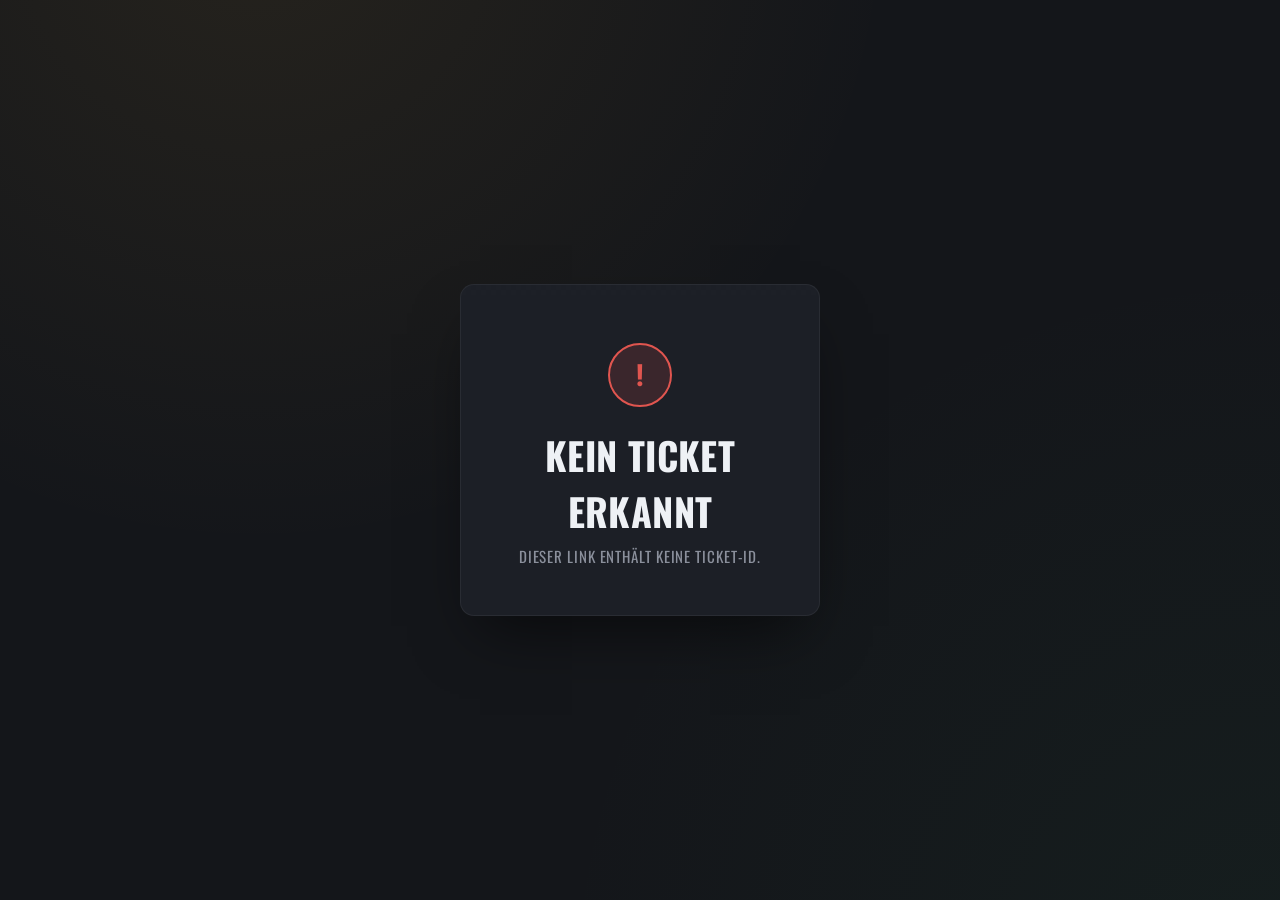
<file: scan.html>
<!DOCTYPE html>
<html lang="de">
<head>
<meta charset="UTF-8">
<meta name="viewport" content="width=device-width, initial-scale=1.0">
<title>24h Rennen – Ticket-Check</title>
<link rel="stylesheet" href="style.css?v=3">
</head>
<body>
  <div class="scan-card" id="scan-card">
    <div class="checker"></div>
    <div class="scan-body">
      <div class="scan-icon" id="scan-icon">✓</div>
      <h1 id="scan-title">Gültiges Ticket</h1>
      <p class="scan-sub" id="scan-sub">Viel Spaß!</p>
    </div>
  </div>

  <script>
    const FIREBASE_DB_URL = "https://h-rennen-web-default-rtdb.europe-west1.firebasedatabase.app";

    const params = new URLSearchParams(location.search);
    const id = params.get('id');
    const scanIcon = document.getElementById('scan-icon');
    const scanTitle = document.getElementById('scan-title');
    const scanSub = document.getElementById('scan-sub');
    const scanCard = document.getElementById('scan-card');

    if (!id) {
      scanIcon.textContent = '!';
      scanTitle.textContent = 'Kein Ticket erkannt';
      scanSub.textContent = 'Dieser Link enthält keine Ticket-ID.';
      scanCard.classList.add('invalid');
    } else {
      fetch(FIREBASE_DB_URL + '/tickets/' + id + '.json', {
        method: 'PATCH',
        body: JSON.stringify({ scanned: true, scannedAt: Date.now() })
      })
      .then(res => res.json())
      .catch(() => {
        scanIcon.textContent = '!';
        scanTitle.textContent = 'Verbindung fehlgeschlagen';
        scanSub.textContent = 'Bitte erneut versuchen.';
        scanCard.classList.add('invalid');
      });
    }
  </script>
</body>
</html>
</file>
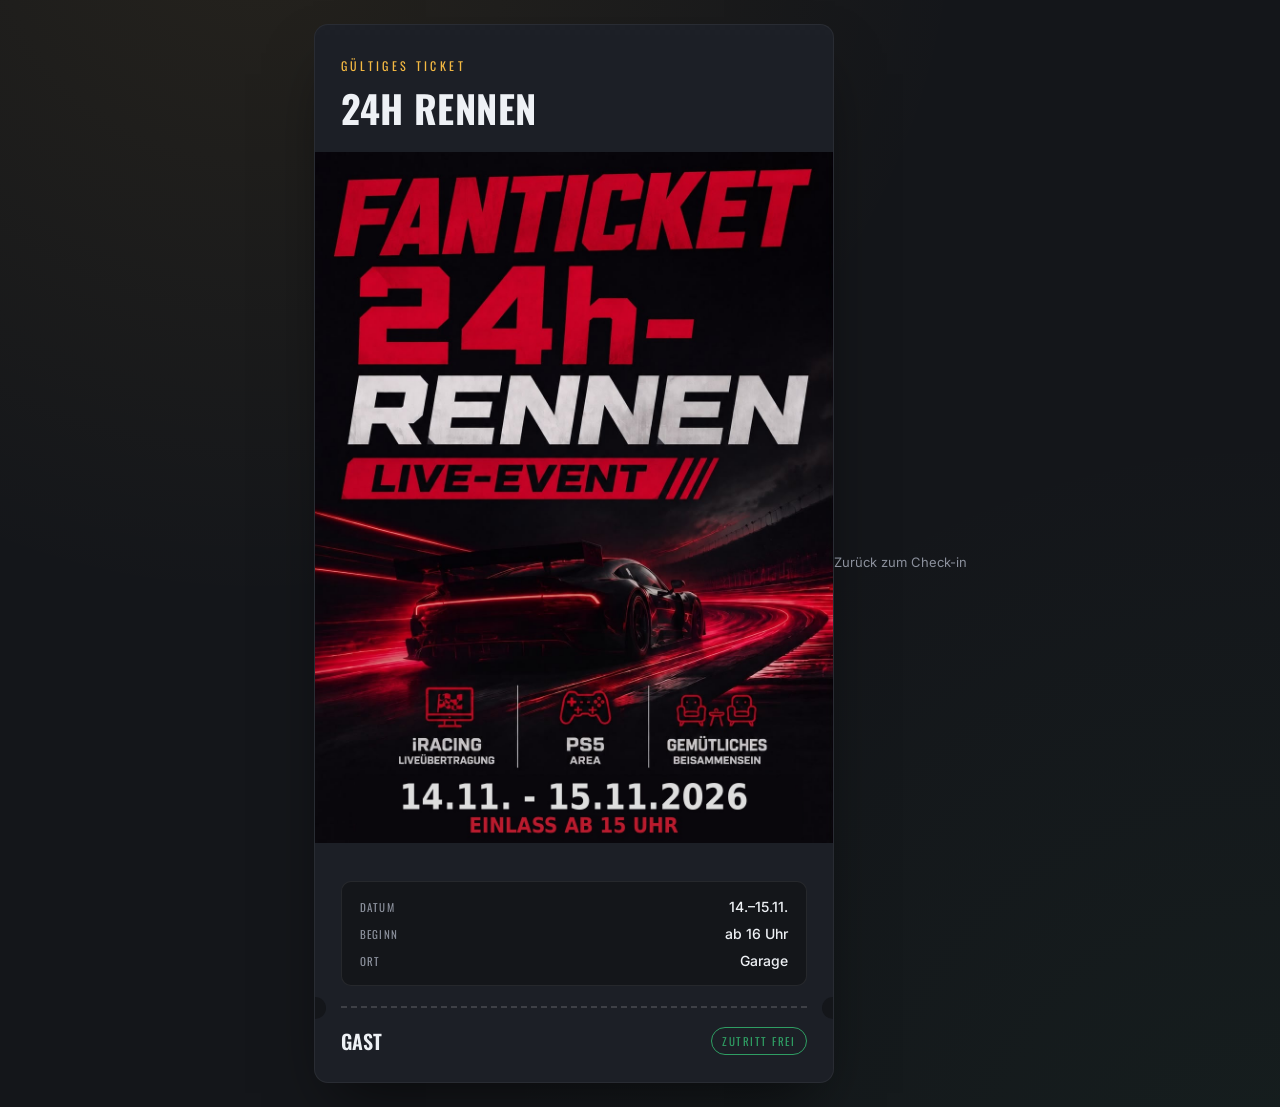
<file: ticket.html>
<!DOCTYPE html>
<html lang="de">
<head>
<meta charset="UTF-8">
<meta name="viewport" content="width=device-width, initial-scale=1.0">
<title>24h Rennen – Ticket</title>
<link rel="stylesheet" href="style.css?v=3">
</head>
<body>
  <div class="stub">
    <div class="checker"></div>
    <div class="stub-header">
      <p class="eyebrow">Gültiges Ticket</p>
      <h1 style="margin-bottom:0;">24h Rennen</h1>
    </div>

    <img class="stub-image" src="ticket.jpg" alt="Ticket-Motiv 24h Rennen">

    <div style="padding: 18px 26px 0 26px;">
      <div class="event-info">
        <div class="event-info-item">
          <span class="event-info-label">Datum</span>
          <span class="event-info-value">14.–15.11.</span>
        </div>
        <div class="event-info-item">
          <span class="event-info-label">Beginn</span>
          <span class="event-info-value">ab 16 Uhr</span>
        </div>
        <div class="event-info-item">
          <span class="event-info-label">Ort</span>
          <span class="event-info-value">Garage</span>
        </div>
      </div>
    </div>

    <div class="perforation" style="margin-top: 20px;"></div>

    <div class="stub-footer">
      <span class="stub-name" id="stub-name">Gast</span>
      <span class="stub-tag">Zutritt frei</span>
    </div>
  </div>

  <a class="back-link" href="index.html">Zurück zum Check-in</a>

  <script>
    const params = new URLSearchParams(location.search);
    const name = params.get('name');
    if (name) {
      document.getElementById('stub-name').textContent = name;
    }
  </script>
</body>
</html>
</file>
<file: style.css>
@import url('https://fonts.googleapis.com/css2?family=Oswald:wght@400;500;600;700&family=Inter:wght@400;500;600&display=swap');

:root{
  --asphalt: #14161a;
  --asphalt-2: #1e2128;
  --card: #1c1f26;
  --floodlight: #f4b942;
  --floodlight-soft: rgba(244, 185, 66, 0.18);
  --trackwhite: #eef1f5;
  --muted: #8b909c;
  --stripe-green: #2f9e63;
  --danger: #e0554f;
  --radius: 14px;
}

*{ box-sizing: border-box; }

html, body{
  margin:0;
  padding:0;
  min-height:100%;
  background: var(--asphalt);
  color: var(--trackwhite);
  font-family: 'Inter', sans-serif;
}

body{
  min-height:100vh;
  display:flex;
  align-items:center;
  justify-content:center;
  padding: 24px;
  background-image:
    radial-gradient(circle at 20% -10%, rgba(244,185,66,0.08), transparent 45%),
    radial-gradient(circle at 100% 110%, rgba(47,158,99,0.06), transparent 45%);
}

:focus-visible{
  outline: 2px solid var(--floodlight);
  outline-offset: 3px;
}

.checker{
  height: 10px;
  width: 100%;
  background-image: conic-gradient(var(--asphalt-2) 90deg, transparent 90deg 180deg, var(--asphalt-2) 180deg 270deg, transparent 270deg);
  background-size: 10px 10px;
  opacity: 0.6;
}

.eyebrow{
  font-family: 'Oswald', sans-serif;
  font-size: 12px;
  letter-spacing: 0.28em;
  text-transform: uppercase;
  color: var(--floodlight);
  margin: 0 0 6px 0;
}

h1{
  font-family: 'Oswald', sans-serif;
  font-weight: 700;
  font-size: clamp(28px, 6vw, 38px);
  letter-spacing: 0.01em;
  margin: 0 0 4px 0;
  text-transform: uppercase;
}

p.sub{
  color: var(--muted);
  margin: 0 0 28px 0;
  font-size: 14px;
}

/* ---- Check-in card (index.html) ---- */
.pass{
  width: 100%;
  max-width: 380px;
  background: var(--card);
  border-radius: var(--radius);
  overflow: hidden;
  box-shadow: 0 30px 60px -20px rgba(0,0,0,0.6);
  border: 1px solid rgba(255,255,255,0.06);
}

.pass-body{
  padding: 32px 28px 28px 28px;
}

label{
  display:block;
  font-family: 'Oswald', sans-serif;
  font-size: 11px;
  letter-spacing: 0.14em;
  text-transform: uppercase;
  color: var(--muted);
  margin: 18px 0 8px 0;
}

label:first-of-type{ margin-top: 0; }

input{
  width: 100%;
  padding: 13px 14px;
  border-radius: 8px;
  border: 1px solid rgba(255,255,255,0.12);
  background: var(--asphalt);
  color: var(--trackwhite);
  font-family: 'Inter', sans-serif;
  font-size: 15px;
}

input::placeholder{ color: #565b66; }

button{
  width: 100%;
  margin-top: 26px;
  padding: 14px;
  border-radius: 8px;
  border: none;
  background: var(--floodlight);
  color: #1a1300;
  font-family: 'Oswald', sans-serif;
  font-weight: 600;
  font-size: 15px;
  letter-spacing: 0.06em;
  text-transform: uppercase;
  cursor: pointer;
  transition: transform 0.12s ease, box-shadow 0.12s ease;
}

button:hover{ box-shadow: 0 0 0 4px var(--floodlight-soft); }
button:active{ transform: translateY(1px); }

.error{
  margin-top: 14px;
  font-size: 13px;
  color: var(--danger);
  display:none;
}

.error.show{ display:block; }

@keyframes shake{
  10%, 90% { transform: translateX(-1px); }
  20%, 80% { transform: translateX(2px); }
  30%, 50%, 70% { transform: translateX(-4px); }
  40%, 60% { transform: translateX(4px); }
}
.shake{ animation: shake 0.4s; }

/* ---- QR reveal state ---- */
.qr-wrap{
  display:none;
  text-align:center;
  margin-top: 24px;
}
.qr-wrap.show{ display:block; }

.qr-glow{
  display:inline-block;
  padding: 16px;
  background: var(--trackwhite);
  border-radius: 10px;
  box-shadow: 0 0 0 0 var(--floodlight-soft);
  animation: floodlight 1.8s ease-out 1;
}

@keyframes floodlight{
  0% { box-shadow: 0 0 0 0 rgba(244,185,66,0.5); }
  60% { box-shadow: 0 0 0 26px rgba(244,185,66,0); }
  100% { box-shadow: 0 0 0 0 rgba(244,185,66,0); }
}

.qr-glow img{ display:block; width: 220px; height: 220px; }

.qr-caption{
  margin-top: 14px;
  font-family: 'Oswald', sans-serif;
  font-size: 13px;
  letter-spacing: 0.08em;
  color: var(--muted);
  text-transform: uppercase;
}

.qr-caption strong{ color: var(--trackwhite); }

/* ---- Event-Info (Ort, Datum, Uhrzeit) ---- */
.event-info{
  display: flex;
  flex-direction: column;
  gap: 10px;
  margin-top: 20px;
  padding: 16px 18px;
  background: var(--asphalt);
  border: 1px solid rgba(255,255,255,0.08);
  border-radius: 10px;
  text-align: left;
}

.event-info-item{
  display:flex;
  align-items: baseline;
  justify-content: space-between;
  gap: 12px;
}

.event-info-label{
  font-family: 'Oswald', sans-serif;
  font-size: 11px;
  letter-spacing: 0.12em;
  text-transform: uppercase;
  color: var(--muted);
  white-space: nowrap;
}

.event-info-value{
  font-family: 'Inter', sans-serif;
  font-size: 14px;
  font-weight: 500;
  color: var(--trackwhite);
  text-align: right;
}

/* ---- Ticket page ---- */
.stub{
  width: 100%;
  max-width: 520px;
  background: var(--card);
  border-radius: var(--radius);
  overflow:hidden;
  box-shadow: 0 30px 60px -20px rgba(0,0,0,0.6);
  border: 1px solid rgba(255,255,255,0.06);
}

.stub-header{
  padding: 22px 26px 16px 26px;
}

.stub-image{
  width: 100%;
  display:block;
  height: auto;
  object-fit: contain;
  background: var(--asphalt-2);
}

.perforation{
  position: relative;
  height: 0;
  border-top: 2px dashed rgba(255,255,255,0.15);
  margin: 0 26px;
}
.perforation::before, .perforation::after{
  content:"";
  position:absolute;
  top:-11px;
  width:22px;
  height:22px;
  background: var(--asphalt);
  border-radius:50%;
}
.perforation::before{ left:-37px; }
.perforation::after{ right:-37px; }

.stub-footer{
  padding: 18px 26px 26px 26px;
  display:flex;
  align-items:center;
  justify-content: space-between;
}

.stub-name{
  font-family:'Oswald', sans-serif;
  font-weight:600;
  font-size: 20px;
  text-transform: uppercase;
}

.stub-tag{
  font-family:'Oswald', sans-serif;
  font-size: 11px;
  letter-spacing: 0.14em;
  text-transform: uppercase;
  color: var(--stripe-green);
  border: 1px solid var(--stripe-green);
  padding: 5px 10px;
  border-radius: 999px;
}

.back-link{
  display:block;
  text-align:center;
  margin-top: 18px;
  color: var(--muted);
  font-size: 13px;
  text-decoration: none;
}
.back-link:hover{ color: var(--floodlight); }

/* ---- QR-Sektion unter dem Ticket (index.html) ---- */
.qr-section{
  padding: 20px 26px 26px 26px;
  text-align: center;
  border-top: 1px dashed rgba(255,255,255,0.1);
}

.qr-status{
  margin-top: 10px;
  font-family: 'Oswald', sans-serif;
  font-size: 11px;
  letter-spacing: 0.1em;
  text-transform: uppercase;
  color: var(--muted);
}

/* ---- Vollbild-Einblendung für den VIP-Pass ---- */
.vip-overlay{
  display:none;
  position: fixed;
  inset: 0;
  background: rgba(8,9,11,0.92);
  z-index: 999;
  align-items: center;
  justify-content: center;
  padding: 24px;
  overflow-y: auto;
}

.vip-overlay.show{
  display:flex;
}

.vip-overlay-inner{
  width: 100%;
  max-width: 360px;
}

.vip-overlay-inner svg,
.vip-overlay-inner img{
  width: 100%;
  height: auto;
  display:block;
  border-radius: 14px;
}

/* ---- Scan-Bestätigungsseite (scan.html) ---- */
.scan-card{
  width: 100%;
  max-width: 360px;
  background: var(--card);
  border-radius: var(--radius);
  overflow: hidden;
  box-shadow: 0 30px 60px -20px rgba(0,0,0,0.6);
  border: 1px solid rgba(255,255,255,0.06);
}

.scan-body{
  padding: 48px 28px;
  text-align: center;
}

.scan-icon{
  width: 64px;
  height: 64px;
  margin: 0 auto 20px auto;
  border-radius: 50%;
  background: rgba(47,158,99,0.15);
  color: var(--stripe-green);
  border: 2px solid var(--stripe-green);
  display:flex;
  align-items:center;
  justify-content:center;
  font-size: 30px;
  font-weight: 700;
}

.scan-card.invalid .scan-icon{
  background: rgba(224,85,79,0.15);
  color: var(--danger);
  border-color: var(--danger);
}

.scan-sub{
  color: var(--muted);
  font-family: 'Oswald', sans-serif;
  font-size: 15px;
  letter-spacing: 0.06em;
  text-transform: uppercase;
  margin: 6px 0 0 0;
}
</file>
